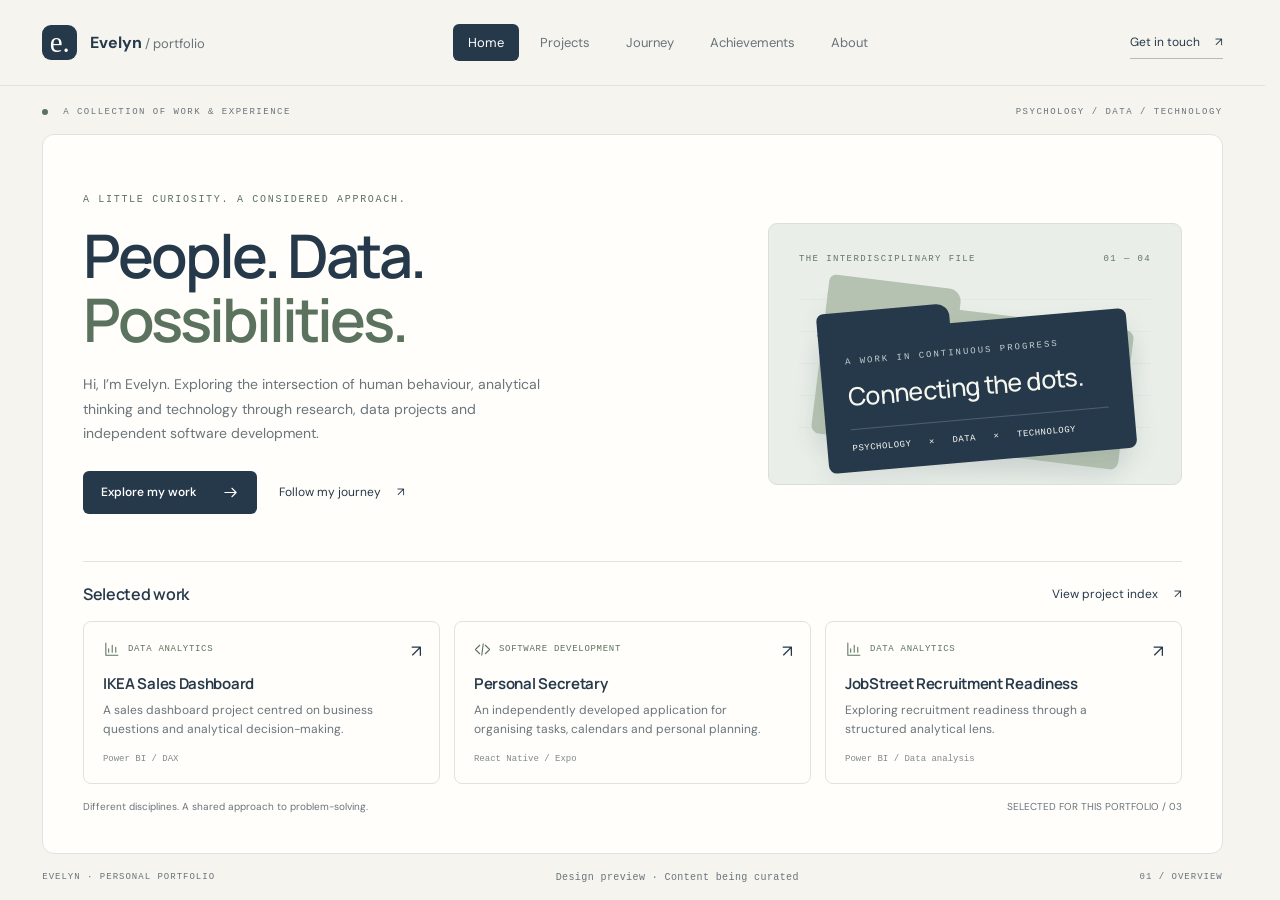
<file: backups/20261118-191958/index.html>
<!doctype html>
<html lang="en">
<head>
  <meta charset="utf-8">
  <meta name="viewport" content="width=device-width, initial-scale=1">
  <meta name="theme-color" content="#26394b">
  <meta name="description" content="Evelyn's interdisciplinary portfolio: psychology, data analytics, software development and research.">
  <title>Evelyn — Portfolio</title>
  <link rel="icon" href="assets/favicon.svg" type="image/svg+xml">
  <link rel="stylesheet" href="styles.css">
  <script src="content.js" defer></script>
  <script src="app.js" defer></script>
</head>
<body>
  <a class="skip-link" href="#main">Skip to content</a>
  <header class="header">
    <a class="brand" href="#/" aria-label="Evelyn portfolio home"><span class="brand-mark">e.</span><span>Evelyn<span class="brand-sub"> / portfolio</span></span></a>
    <nav class="primary-nav" aria-label="Main navigation">
      <a href="#/" data-nav="home">Home</a>
      <a href="#/projects" data-nav="projects">Projects</a>
      <a href="#/journey" data-nav="journey">Journey</a>
      <a href="#/achievements" data-nav="achievements">Achievements</a>
      <a href="#/about" data-nav="about">About</a>
    </nav>
    <a class="header-contact" href="#/about/contact">Get in touch <span aria-hidden="true">↗</span></a>
  </header>
  <div class="workspace-caption"><span><span class="status-dot"></span> A COLLECTION OF WORK & EXPERIENCE</span><span>PSYCHOLOGY / DATA / TECHNOLOGY</span></div>
  <div id="app" class="app"><noscript><main class="screen no-js"><h1>Evelyn — Portfolio</h1><p>This portfolio uses JavaScript to open project folders and navigate between views. Enable JavaScript to explore the work.</p></main></noscript></div>
  <footer class="footer"><span>EVELYN · PERSONAL PORTFOLIO</span><span class="draft-note">Design preview · Content being curated</span><span id="footer-context">01 / OVERVIEW</span></footer>
  <dialog id="image-dialog" aria-label="Enlarged project screenshot"><button class="dialog-close" aria-label="Close enlarged image">Close ×</button><img id="dialog-image" alt=""><p id="dialog-caption"></p></dialog>
</body>
</html>
</file>
<file: backups/20261118-191958/styles.css>
@import url('https://fonts.googleapis.com/css2?family=DM+Sans:wght@400;450;500;550;600;650;700&family=Manrope:wght@400;500;600;650;700;750;800&display=swap');

:root{--canvas:#f5f4ef;--paper:#fffefa;--white:#fff;--ink:#26394b;--muted:#69747b;--line:#e0e3df;--navy:#26394b;--accent:#5b735e;--soft:#edf1e9;--sidebar:#f6f7f3;--mono:Consolas,'Courier New',monospace;--radius:12px}
*{box-sizing:border-box}html{min-height:100%;scrollbar-gutter:stable}body{margin:0;min-height:100vh}body{background:var(--canvas);color:var(--ink);font-family:'DM Sans',Arial,sans-serif;font-size:14px;-webkit-font-smoothing:antialiased;display:flex;flex-direction:column}a{color:inherit;text-decoration:none}button{font:inherit;color:inherit;cursor:pointer}button,a{-webkit-tap-highlight-color:transparent}button{border:0;background:none}a,button{touch-action:manipulation}a:focus-visible,button:focus-visible,summary:focus-visible,[tabindex]:focus-visible{outline:3px solid #8b682c;outline-offset:4px}button:disabled{cursor:default}h1,h2,h3,p{margin:0}h1,h2,h3{font-family:Manrope,Arial,sans-serif}h1{font-size:clamp(32px,3.4vw,52px);font-weight:600;letter-spacing:-2px;line-height:1.13}h2{font-weight:600;font-size:24px;letter-spacing:-.7px}h3{font-size:17px;font-weight:650;letter-spacing:-.3px}p{line-height:1.75}.header{height:86px;min-height:86px;display:flex;align-items:center;justify-content:space-between;gap:24px;padding:0 3.3vw;border-bottom:1px solid var(--line)}.brand{display:flex;align-items:center;gap:13px;font-weight:700;font-size:16px;white-space:nowrap}.brand-mark{width:35px;height:35px;background:var(--navy);color:var(--paper);border-radius:9px;font:29px/35px Georgia,serif;text-align:center}.brand-sub{font-weight:400;color:var(--muted);font-size:13px}.primary-nav{display:flex;align-items:center;gap:6px;height:100%}.primary-nav a{font-size:13px;padding:10px 15px;border-radius:6px;color:#68727b;transition:background .18s,color .18s}.primary-nav a:hover{background:#e9ece6;color:var(--ink)}.primary-nav a[aria-current=page]{background:var(--navy);color:white}.header-contact{font-size:12px;border-bottom:1px solid #b5bcb6;padding:8px 0;white-space:nowrap}.header-contact span{margin-left:12px}.workspace-caption{flex-shrink:0;display:flex;justify-content:space-between;align-items:center;padding:21px 0 17px;letter-spacing:1.5px;font-size:9px;color:var(--muted);font-family:var(--mono);width:calc(100% - 6.6vw);margin:0 auto}.status-dot{display:inline-block;width:6px;height:6px;border-radius:50%;background:var(--accent);margin-right:8px;vertical-align:middle}.app{flex:1 0 auto;min-height:0;margin:0 3.3vw;display:flex;flex-direction:column}.footer{height:46px;min-height:46px;padding:0 3.3vw;display:flex;align-items:center;justify-content:space-between;font:9px var(--mono);letter-spacing:1px;color:var(--muted)}.draft-note{letter-spacing:.4px;font-size:10px}.skip-link{position:fixed;top:-100px;left:20px;background:white;padding:12px;z-index:100}.skip-link:focus{top:10px}.eyebrow{font:10px var(--mono);letter-spacing:1.7px;color:var(--accent);text-transform:uppercase;display:block}.tag{display:inline-flex;align-items:center;border:1px solid var(--line);padding:5px 8px;border-radius:4px;font-size:10px;color:var(--muted);background:#ffffff80}.tags{display:flex;flex-wrap:wrap;gap:6px}.button{display:inline-flex;align-items:center;justify-content:center;gap:25px;padding:13px 18px;font-size:12px;font-weight:550;border-radius:6px;background:var(--navy);color:white;transition:background .2s,transform .2s}.button:hover{background:#3d5367;transform:translateY(-1px)}.button.secondary{background:transparent;color:var(--ink);border:1px solid #cdd3ce}.button.secondary:hover{background:#edf0e9}.text-link{font-size:12px;display:inline-flex;gap:16px;align-items:center}.text-link:hover{text-decoration:underline;text-underline-offset:4px}.muted{color:var(--muted)}.icon{width:17px;height:17px;flex-shrink:0;vertical-align:middle;fill:none;stroke:currentColor;stroke-width:1.5;stroke-linecap:round;stroke-linejoin:round}.screen{background:var(--paper);border:1px solid var(--line);border-radius:var(--radius);height:auto;min-height:0;overflow:visible;flex:1}.home{padding:clamp(24px,3.1vw,48px);display:flex;flex-direction:column;gap:28px}.home-top{display:grid;grid-template-columns:1.5fr 1fr;gap:5vw;align-items:center;flex:1}.home h1{font-size:clamp(40px,4.7vw,70px);letter-spacing:-3px;line-height:1.07;margin:18px 0 21px}.home h1 span{display:block;color:var(--accent)}.home-description{max-width:470px;color:var(--muted);font-size:14px}.home-actions{display:flex;gap:22px;align-items:center;margin-top:25px}.index-art{background:#e9eee8;border:1px solid #d9e0d8;border-radius:9px;position:relative;min-height:262px;padding:30px;overflow:hidden}.art-header{display:flex;justify-content:space-between;font:9px var(--mono);letter-spacing:1.4px;color:#637565}.art-lines{position:absolute;inset:65px 30px 25px;background:repeating-linear-gradient(0deg,transparent,transparent 31px,#a8b7a733 32px)}.art-folder{position:absolute;width:75%;height:140px;left:13%;top:97px;background:var(--navy);border-radius:0 8px 8px 8px;box-shadow:0 12px 25px #26394b15;transform:rotate(-5deg);padding:25px;color:#f6f7ee}.art-folder:before{content:'';position:absolute;left:0;top:-20px;width:43%;height:22px;background:inherit;border-radius:7px 13px 0 0}.art-folder.back{background:#b5c2b1;transform:rotate(7deg);top:88px;left:12%}.art-folder small{font:9px var(--mono);letter-spacing:2px;display:block;color:#c0cecc}.art-folder strong{display:block;font-family:Manrope,sans-serif;font-size:25px;font-weight:500;margin-top:12px;letter-spacing:-.6px}.art-folder .art-categories{display:block;border-top:1px solid #ffffff30;padding-top:14px;margin-top:15px;font:9px var(--mono);letter-spacing:.5px}.home-bottom{border-top:1px solid var(--line);padding-top:21px}.section-heading{display:flex;justify-content:space-between;align-items:center;margin-bottom:16px}.section-heading h2{font-size:16px;letter-spacing:-.3px}.project-grid{display:grid;grid-template-columns:repeat(3,minmax(0,1fr));gap:14px}.preview-card{border:1px solid var(--line);border-radius:8px;padding:19px;display:block;position:relative;transition:background .2s,border-color .2s}.preview-card:hover{background:#f0f3ec;border-color:#a9b7a9}.preview-card .card-meta{display:flex;align-items:center;gap:8px;color:var(--accent);font:9px var(--mono);letter-spacing:.7px}.preview-card h3{font-size:15px;margin:15px 0 7px;max-width:90%}.preview-card p{font-size:12px;color:var(--muted);line-height:1.6;max-width:92%}.card-arrow{position:absolute;right:17px;top:18px;font-size:17px}.card-bottom{margin-top:15px;font:9px var(--mono);color:#808a8c}.home-footnote{margin-top:16px;display:flex;justify-content:space-between;font-size:10px;color:var(--muted)}
/* Folder workspace */
.folder-workspace{display:flex;flex-direction:column;flex:1;min-height:0;background:#e4e8e4;border:1px solid #d4dcd7;border-radius:12px;overflow:clip}.folder-rail{padding:20px 22px 0;display:flex;align-items:flex-end;gap:5px;background:var(--navy);overflow-x:auto;flex-shrink:0;scrollbar-width:thin;scrollbar-color:#9ba8af var(--navy)}.folder-tab{position:relative;display:flex;align-items:center;gap:12px;min-width:145px;padding:16px 22px 15px 17px;background:#415567;color:#ecf0ed;border-radius:8px 12px 0 0;font-size:11px;white-space:nowrap;border:1px solid #ffffff10;border-bottom:0;transition:background .18s}.folder-tab:nth-child(2){background:#4b625f}.folder-tab:nth-child(3){background:#5c665e}.folder-tab:nth-child(4){background:#596776}.folder-tab:nth-child(5){background:#736c61}.folder-tab:hover{background:#7a8b8d}.folder-tab.active{background:var(--paper);color:var(--ink);z-index:2;border-color:var(--paper);padding-top:20px;box-shadow:0 -4px 16px #0000000b}.folder-tab .tab-number{font:9px var(--mono);opacity:.7}.folder-body{flex:1;display:flex;min-height:0;background:var(--paper);position:relative}.sidebar{width:242px;min-width:242px;background:var(--sidebar);border-right:1px solid var(--line);padding:23px 16px;overflow:visible}.sidebar-label{font:9px var(--mono);letter-spacing:1.5px;color:#78847d;margin:0 12px 20px;display:block}.side-link{display:flex;gap:10px;align-items:center;width:100%;padding:10px 11px;text-align:left;font-size:11px;border-radius:5px;color:#66706d;line-height:1.4}.side-link:hover{background:#e7ece3;color:var(--ink)}.side-link.active{color:var(--ink);background:#e4eade;font-weight:600}.side-link.active:before{content:'';width:3px;position:absolute;left:0;height:16px;background:var(--accent);border-radius:2px}.side-link{position:relative}.side-link .side-count{margin-left:auto;color:#859087;font:10px var(--mono)}.category-group{margin-top:9px}.category-group summary{display:flex;align-items:center;gap:9px;font-size:11px;padding:10px 11px;cursor:pointer;list-style:none;color:#55665c}.category-group summary::-webkit-details-marker{display:none}.chevron{margin-left:auto;font-size:14px;transform:rotate(-90deg);transition:transform .18s}.category-group[open] .chevron{transform:rotate(0)}.file-link{margin-left:18px;padding-left:12px;border-left:1px solid #d6dcd4;border-radius:0}.file-link .icon{width:13px}.side-separator{height:1px;background:var(--line);margin:21px 10px}.section-link{padding:10px 12px}.section-number{font:9px var(--mono);color:#8b968d}.sidebar-note{font-size:10px;line-height:1.65;color:#859087;padding:20px 11px 0}.sidebar-note strong{color:#5e6e61;display:block;font-weight:500;margin-bottom:5px}.content-wrap{flex:1;min-width:0;display:flex;flex-direction:column;min-height:0}.content-toolbar{height:47px;min-height:47px;border-bottom:1px solid var(--line);display:flex;align-items:center;justify-content:space-between;gap:12px;padding:0 30px;font:10px var(--mono);color:var(--muted)}.breadcrumbs{display:flex;gap:10px;align-items:center;flex-wrap:wrap}.breadcrumbs a:hover{color:var(--ink);text-decoration:underline}.breadcrumbs span:last-child{color:var(--ink)}.toolbar-right{font:9px var(--mono);color:#859087;white-space:nowrap;letter-spacing:.5px}.content-panel{flex:1;min-height:0;overflow:visible;padding:32px 36px 40px;animation:enter .18s ease-out}.content-panel> :first-child{margin-top:0}.content-panel .page-title{margin-top:13px;max-width:780px}.page-intro{max-width:650px;color:var(--muted);font-size:13px;margin-top:16px}.page-topline{display:flex;justify-content:space-between;align-items:center;gap:15px}.status-chip{font:9px var(--mono);letter-spacing:.3px;border:1px solid #dfdfd3;background:#f5f4ea;color:#78725c;padding:6px 9px;border-radius:4px;white-space:nowrap}.project-meta{display:flex;gap:23px;flex-wrap:wrap;border-top:1px solid var(--line);border-bottom:1px solid var(--line);padding:15px 0;margin:25px 0}.meta-item{font-size:11px}.meta-item small{font:8px var(--mono);letter-spacing:1px;color:#859087;display:block;margin-bottom:7px}.content-section{margin-top:28px;max-width:850px}.content-section h2{font-size:17px;margin-bottom:13px}.content-section p{font-size:13px;color:var(--muted);max-width:720px}.section-row{display:grid;grid-template-columns:1fr 1fr;gap:28px}.summary-note{background:#f1f3ed;border:1px solid #e2e6dd;border-radius:7px;padding:18px 20px;font-size:12px;color:#687365;line-height:1.7}.summary-note strong{color:var(--ink);display:block;font-size:12px;margin-bottom:5px;font-weight:550}.evidence-placeholder{border:1px dashed #c8d2c8;border-radius:9px;margin-top:25px;background:#f3f5ee;padding:27px;display:flex;gap:20px;align-items:center;min-height:150px;position:relative;overflow:hidden}.placeholder-symbol{height:70px;width:85px;min-width:85px;border:1px solid #cad4c8;border-radius:6px;display:flex;align-items:center;justify-content:center;background:#e8eee3}.placeholder-symbol .icon{width:31px;height:31px;color:#769173}.evidence-placeholder h3{font-size:14px}.evidence-placeholder p{font-size:12px;color:#798271;margin-top:8px;max-width:490px}.evidence-placeholder .eyebrow{font-size:8px;margin-bottom:9px}.evidence-actions{display:flex;justify-content:space-between;border-top:1px solid var(--line);margin-top:23px;padding-top:15px;gap:15px}.category-heading{margin-top:32px;display:flex;align-items:baseline;gap:14px;border-bottom:1px solid var(--line);padding-bottom:12px;margin-bottom:13px}.category-heading h2{font-size:17px}.category-heading span{font:9px var(--mono);color:var(--muted)}.category-cards{display:grid;grid-template-columns:repeat(2,minmax(0,1fr));gap:14px}.category-cards .preview-card{padding:22px;min-height:165px}.steps{list-style:none;margin:22px 0 0;padding:0;max-width:750px}.steps li{display:flex;align-items:center;gap:20px;padding:18px 0;border-top:1px solid var(--line);font-size:13px}.steps li span{font:11px var(--mono);color:var(--accent);background:var(--soft);padding:10px;border-radius:4px}.pending-list{padding:0;list-style:none;margin:14px 0 0}.pending-list li{position:relative;padding:11px 0 11px 21px;font-size:12px;color:var(--muted);border-bottom:1px solid var(--line);line-height:1.6}.pending-list li:before{content:'';position:absolute;left:1px;top:18px;width:5px;height:5px;border:1px solid #a3ada2;border-radius:2px}.evidence-gallery{margin-top:25px;border:1px solid var(--line);border-radius:9px;overflow:hidden;background:#edf0e8}.image-enlarge{width:100%;padding:25px;display:flex;flex-direction:column;align-items:center;gap:16px}.image-enlarge img{max-height:430px;max-width:100%;height:auto;object-fit:contain;border-radius:10px;box-shadow:0 5px 22px #26394b15}.image-enlarge span{font-size:10px;color:#61705f}.image-caption{font-size:11px;padding:14px 20px;border-top:1px solid var(--line);color:var(--muted);background:var(--paper);line-height:1.7}.mobile-explorer{display:none}.standalone-head{border-bottom:1px solid var(--line);padding:25px 30px;display:flex;align-items:center;justify-content:space-between}.standalone-head .eyebrow{color:var(--muted)}.plain-body{display:flex;min-height:0;flex:1}.simple-workspace{display:flex;flex-direction:column}.timeline{margin-top:28px;position:relative;max-width:780px}.timeline:before{content:'';position:absolute;left:20px;top:10px;bottom:35px;border-left:2px dotted #bec9bb}.milestone{position:relative;display:flex;gap:23px;align-items:flex-start;margin-bottom:22px}.milestone-marker{width:42px;height:42px;min-width:42px;background:var(--soft);border:1px solid #cbd5c6;border-radius:50%;display:grid;place-items:center;z-index:1}.milestone-content{border:1px solid var(--line);padding:18px 21px;border-radius:8px;flex:1;min-width:0;background:var(--paper);transition:background .2s}.milestone-content:hover{background:#f1f3ed}.milestone-content .eyebrow{font-size:8px}.milestone-content h3{margin:10px 0 6px;font-size:15px}.milestone-content p{font-size:12px;color:var(--muted)}.milestone-top{display:flex;justify-content:space-between;gap:10px;align-items:center}.milestone-date{font:9px var(--mono);color:var(--muted)}.about-grid{display:grid;grid-template-columns:1.3fr 1fr;gap:40px;margin-top:28px}.about-grid p{font-size:13px;color:var(--muted)}.education-block{padding:22px;background:var(--soft);border:1px solid #dae2d6;border-radius:8px;margin-top:26px}.education-block h3{font-size:14px;margin:10px 0}.education-block p{font-size:11px}.capability{padding:19px 0;border-top:1px solid var(--line)}.capability h3{font-size:13px;margin-bottom:10px}.capability p{font-size:11px}.contact-block{border-top:1px solid var(--line);margin-top:30px;padding-top:24px;scroll-margin-top:25px}.contact-block h2{font-size:20px;margin-bottom:10px}.contact-options{display:flex;gap:10px;flex-wrap:wrap;margin-top:15px}.contact-pending{font-size:11px;color:#808a80;border:1px solid var(--line);border-radius:5px;padding:10px 14px}.empty-state{padding:35px;border:1px solid var(--line);border-radius:8px;text-align:center;margin-top:28px}.empty-state h2{font-size:20px;margin:15px}.empty-state p{color:var(--muted);font-size:13px;margin-bottom:20px}.achievement-detail{margin-top:28px;max-width:700px}.achievement-detail p{font-size:13px;color:var(--muted)}dialog{border:1px solid #d1d7cd;border-radius:12px;max-width:90vw;max-height:92dvh;padding:25px;background:var(--paper);color:var(--ink)}dialog::backdrop{background:#152738bd}dialog img{display:block;max-height:73dvh;max-width:80vw;object-fit:contain;margin:20px auto}dialog p{font-size:11px;color:var(--muted);max-width:650px}.dialog-close{display:block;margin-left:auto;border:1px solid var(--line);padding:8px 12px;border-radius:5px} .no-js{padding:40px}@keyframes enter{from{opacity:.5;transform:translateY(4px)}to{opacity:1;transform:translateY(0)}}
@media(min-width:1550px){.app,.workspace-caption{max-width:1480px;width:calc(100% - 6.6vw);margin-left:auto;margin-right:auto}.content-panel{padding:40px 50px}.home{padding:45px}.index-art{min-height:300px}.art-folder{top:115px}.art-folder.back{top:105px}.home-top{gap:7vw}.home-description{font-size:15px}.preview-card{padding:25px}.home-bottom{padding-top:25px}}
@media(max-height:800px) and (min-width:901px){.header{height:72px;min-height:72px}.workspace-caption{padding:14px 0}.footer{height:36px;min-height:36px}.home{gap:20px;padding:28px 35px}.home h1{font-size:clamp(40px,4.2vw,60px);margin:12px 0 16px}.home-top{gap:4vw}.home-actions{margin-top:18px}.index-art{min-height:240px}.art-folder{top:87px;height:130px}.art-folder.back{top:80px}.home-bottom{padding-top:16px}.preview-card{padding:16px}.preview-card h3{margin-top:12px}.home-description{font-size:13px}.home-footnote{margin-top:12px}}
@media(max-width:1100px){.header{gap:12px;padding:0 24px}.brand-sub{display:none}.primary-nav{gap:0}.primary-nav a{padding:10px 12px;font-size:12px}.app{margin:0 24px}.workspace-caption{width:calc(100% - 48px)}.sidebar{width:218px;min-width:218px;padding:22px 12px}.content-panel{padding:28px}.folder-rail{padding-left:17px;padding-right:17px}.folder-tab{min-width:125px;gap:9px;padding-left:14px;padding-right:18px;font-size:10px}.home-top{gap:30px}.home{padding:30px}.index-art{padding:23px}.art-folder strong{font-size:21px}.header-contact{font-size:11px}.home-footnote span:last-child{display:none}}
@media(max-width:800px){.header{height:auto;min-height:104px;display:grid;grid-template-columns:1fr auto;padding:15px 18px 0;gap:13px}.brand{font-size:14px}.brand-mark{width:29px;height:29px;line-height:29px;font-size:25px}.brand-sub{display:inline;font-size:11px}.primary-nav{grid-column:1/-1;grid-row:2;overflow:auto;height:auto;padding-bottom:12px;justify-content:space-between;gap:3px}.primary-nav a{padding:8px 11px;font-size:11px}.header-contact{grid-column:2;grid-row:1;font-size:10px}.workspace-caption{width:calc(100% - 36px);font-size:8px;padding:14px 0}.workspace-caption>span:last-child{display:none}.app{margin:0 12px}.footer{padding:0 18px;height:36px;min-height:36px;font-size:8px}.draft-note{font-size:8px}.footer>span:last-child{display:none}.home{padding:26px 22px;display:block}.home-top{display:block}.home h1{font-size:48px;letter-spacing:-2.4px}.home-description{font-size:13px}.index-art{margin-top:30px;min-height:245px}.art-folder{max-width:300px;left:15%;top:90px;height:132px}.art-folder.back{left:17%;top:83px}.art-folder strong{font-size:24px}.home-bottom{margin-top:28px;padding-top:24px}.project-grid{grid-template-columns:1fr}.preview-card h3{font-size:16px}.home-footnote{line-height:1.7}.folder-rail{padding:14px 12px 0;gap:4px}.folder-tab{min-width:138px;font-size:10px;padding:14px 14px 13px}.folder-tab.active{padding-top:17px}.sidebar{display:none;position:absolute;top:43px;left:0;z-index:5;width:255px;min-width:255px;box-shadow:12px 0 25px #26394b22;background:#f6f7f3}.sidebar.is-open{display:block}.content-toolbar{padding:0 17px;height:43px;min-height:43px;overflow:hidden;gap:9px}.breadcrumbs{gap:7px;font-size:9px;flex-wrap:nowrap;white-space:nowrap;min-width:0;overflow:auto}.toolbar-right{display:none}.mobile-explorer{display:flex;gap:5px;align-items:center;font-size:10px;flex-shrink:0;background:#e9eee4;padding:5px 8px;border-radius:4px}.mobile-explorer .icon{width:12px;height:12px}.content-panel{padding:25px 20px}.content-panel h1{font-size:32px;letter-spacing:-1.5px}.page-topline{align-items:flex-start;gap:10px}.eyebrow{font-size:9px}.status-chip{font-size:8px;padding:5px 6px}.page-intro{font-size:12px}.project-meta{gap:17px;margin:22px 0}.section-row,.about-grid{grid-template-columns:1fr;gap:25px}.category-cards{grid-template-columns:1fr}.evidence-placeholder{padding:19px;gap:15px}.placeholder-symbol{width:48px;min-width:48px;height:55px}.placeholder-symbol .icon{width:24px;height:24px}.evidence-placeholder p{font-size:11px}.evidence-actions{flex-wrap:wrap}.standalone-head{padding:21px}.milestone{gap:13px}.milestone-content{padding:15px}.milestone-top{display:block}.milestone-date{display:block;margin-top:7px}.milestone-marker{width:34px;height:34px;min-width:34px}.timeline:before{left:16px}.section-heading h2{font-size:15px}.home-actions{gap:20px}.button{padding:12px 15px}.about-grid{margin-top:23px}.image-enlarge{padding:20px}.image-enlarge img{max-height:380px}.content-section{margin-top:25px}.section-row .content-section{margin-top:0}.simple-workspace .sidebar{top:0}.simple-workspace .plain-body{position:relative}.simple-workspace .sidebar{top:43px}.simple-workspace .content-panel{padding-bottom:40px}}
@media(max-width:380px){.primary-nav a{padding:8px;font-size:10px}.home h1{font-size:40px}.home-actions{gap:12px}.home-actions .text-link{font-size:11px;gap:8px}.draft-note{max-width:130px;text-align:right}.brand-sub{display:none}}
@media(prefers-reduced-motion:reduce){*,*:before,*:after{animation:none!important;transition:none!important;scroll-behavior:auto!important}}
</file>
